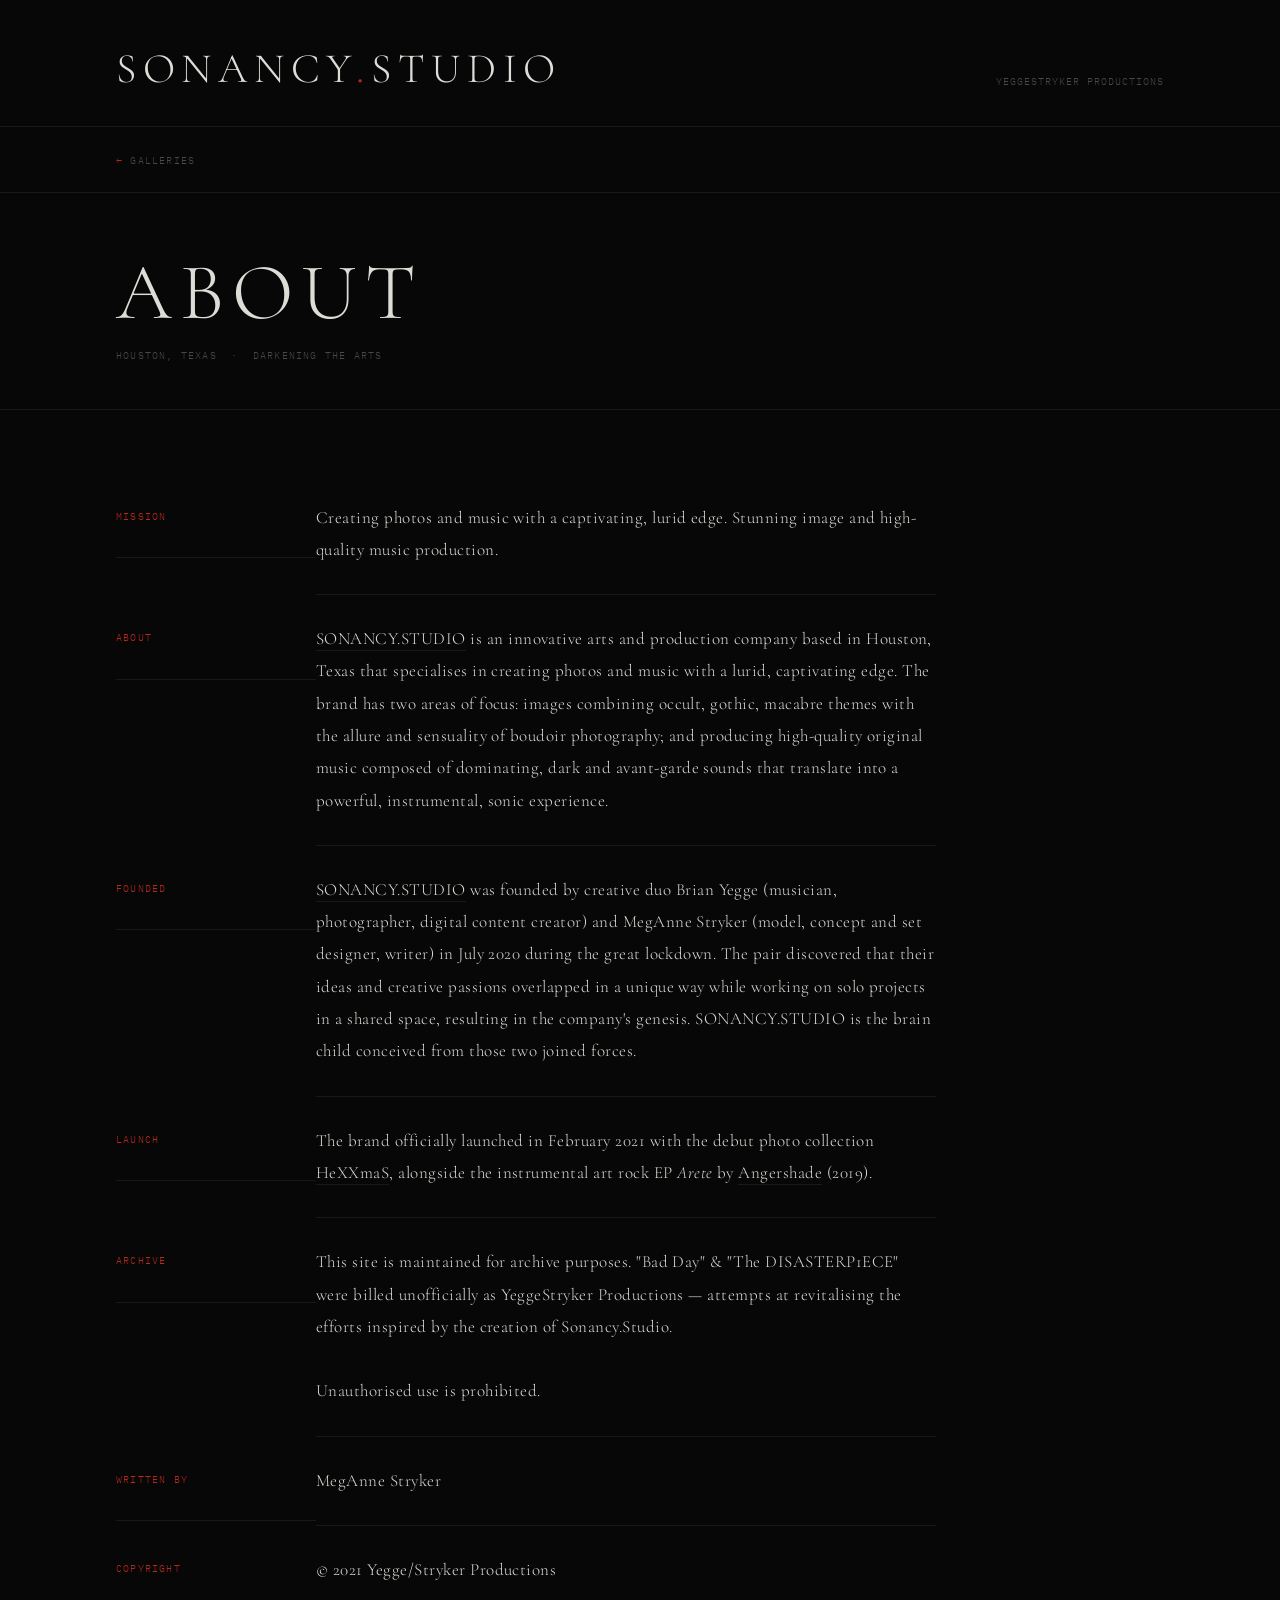
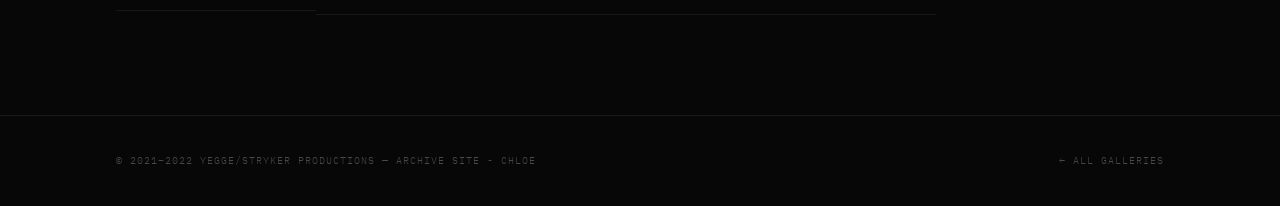
<file: about.html>
<!DOCTYPE html>
<html lang="en">
<head>
	<link rel="stylesheet" href="style.css">
    <meta charset="UTF-8">
    <meta name="viewport" content="width=device-width, initial-scale=1.0">

    <title>BAD DAY | Sonancy.Studio - YeggeStryker</title>
    <meta name="title" content="BAD DAY | Sonancy.studio - YeghgeStryker">
    <meta name="description" content="Darkening The Arts”>
	<meta name="keywords" content="sonancystudio, angershade, darkeningthearts, yeggestryker, strykeryegge, strykersonancystudio, yeggesonancystudio, editsbyyegge, musicbyangershade, adeptyegge, yeggehexed, metalqueenmeganne, magickofmegggnesss, witchqueenstryker, strykermeganne, yeggebrian, modelstryker, megggnesss, witchart, gothart, MegAnne Stryker, Brian Yegge">
    <meta name="robots" content="index, follow">
    <link rel="canonical" href="https://www.sonancy.studio”>

    <meta property="og:type" content="website">
    <meta property="og:url" content="https://sonancy.studio”>
    <meta property="og:title" content="BAD DAY | Sonancy.Studio - YeggeStryker">
    <meta property="og:description" content="Darkening the Arts”>
    <meta property="og:image" content="https”://sonancy.studio”>

    <meta property="twitter:card" content="summary_large_image">
    <meta property="twitter:url" content="https://www.sonancy.studio”>
    <meta property="twitter:title" content="BAD DAY | Sonancy.Studio - YeggeStyrker”>
    <meta property="twitter:description" content="Darkening The Arts.”>
    <meta property="twitter:image" content="">

<!-- Google tag (gtag.js) -->
<script async src="https://www.googletagmanager.com/gtag/js?id=G-4WM94N1TWK"></script>
<script>
  window.dataLayer = window.dataLayer || [];
  function gtag(){dataLayer.push(arguments);}
  gtag('js', new Date());

  gtag('config', 'G-4WM94N1TWK');
</script>
</head>
<body>

  <!-- ─── Header ─────────────────────────────────────────── -->
  <header class="site-header">
    <div class="container">
      <a href="index.html" class="site-logo">
        Sonancy<span class="dot">.</span>Studio
      </a>
      <div class="site-meta">
        YeggeStryker Productions
      </div>
    </div>
  </header>

  <!-- ─── Back Nav ───────────────────────────────────────── -->
  <div class="back-nav">
    <div class="container">
      <a class="back-link" href="index.html">Galleries</a>
    </div>
  </div>

  <!-- ─── Page Title ─────────────────────────────────────── -->
  <div class="page-title-block">
    <div class="container">
      <h1 class="page-title fade-up delay-1">About</h1>
      <p class="page-subtitle fade-up delay-2">
        Houston, Texas &nbsp;·&nbsp; Darkening the Arts
      </p>
    </div>
  </div>

  <!-- ─── About Content ──────────────────────────────────── -->
  <main>
    <div class="container">
      <div class="about-grid fade-up delay-2">

        <div class="about-row-key">Mission</div>
        <div class="about-row-val">
          Creating photos and music with a captivating, lurid edge.
          Stunning image and high-quality music production.
        </div>

        <div class="about-row-key">About</div>
        <div class="about-row-val">
          <a href="https://sonancy.studio">SONANCY.STUDIO</a> is an innovative arts and
          production company based in Houston, Texas that specialises in creating photos
          and music with a lurid, captivating edge. The brand has two areas of focus:
          images combining occult, gothic, macabre themes with the allure and sensuality
          of boudoir photography; and producing high-quality original music composed of
          dominating, dark and avant-garde sounds that translate into a powerful,
          instrumental, sonic experience.
        </div>

        <div class="about-row-key">Founded</div>
        <div class="about-row-val">
          <a href="https://sonancy.studio">SONANCY.STUDIO</a> was founded by creative duo
          Brian Yegge (musician, photographer, digital content creator) and MegAnne Stryker
          (model, concept and set designer, writer) in July 2020 during the great lockdown.
          The pair discovered that their ideas and creative passions overlapped in a unique
          way while working on solo projects in a shared space, resulting in the company's
          genesis. SONANCY.STUDIO is the brain child conceived from those two joined forces.
        </div>

        <div class="about-row-key">Launch</div>
        <div class="about-row-val">
          The brand officially launched in February 2021 with the debut photo collection
          <a href="hexxmas.html">HeXXmaS</a>, alongside the instrumental art rock EP
          <em>Arete</em> by <a href="https://angershade.com">Angershade</a> (2019).
        </div>

        <div class="about-row-key">Archive</div>
        <div class="about-row-val">
          This site is maintained for archive purposes.
          "Bad Day" &amp; "The DISASTERP1ECE" were billed unofficially as YeggeStryker
          Productions — attempts at revitalising the efforts inspired by the creation of
          Sonancy.Studio.
          <br><br>
          Unauthorised use is prohibited.
        </div>

        <div class="about-row-key">Written by</div>
        <div class="about-row-val">MegAnne Stryker</div>

        <div class="about-row-key">Copyright</div>
        <div class="about-row-val">© 2021 Yegge/Stryker Productions</div>

      </div>
    </div>
  </main>

  <!-- ─── Footer ─────────────────────────────────────────── -->
  <footer class="site-footer">
    <div class="container">
      <div class="footer-inner">
        <span>© 2021–2022 Yegge/Stryker Productions — Archive Site - <a href="https://chloe.yegge.com">CHLOE</a></span>
        <a class="footer-link" href="index.html">← All Galleries</a>
      </div>
    </div>
  </footer>

</body>
</html>
</file>
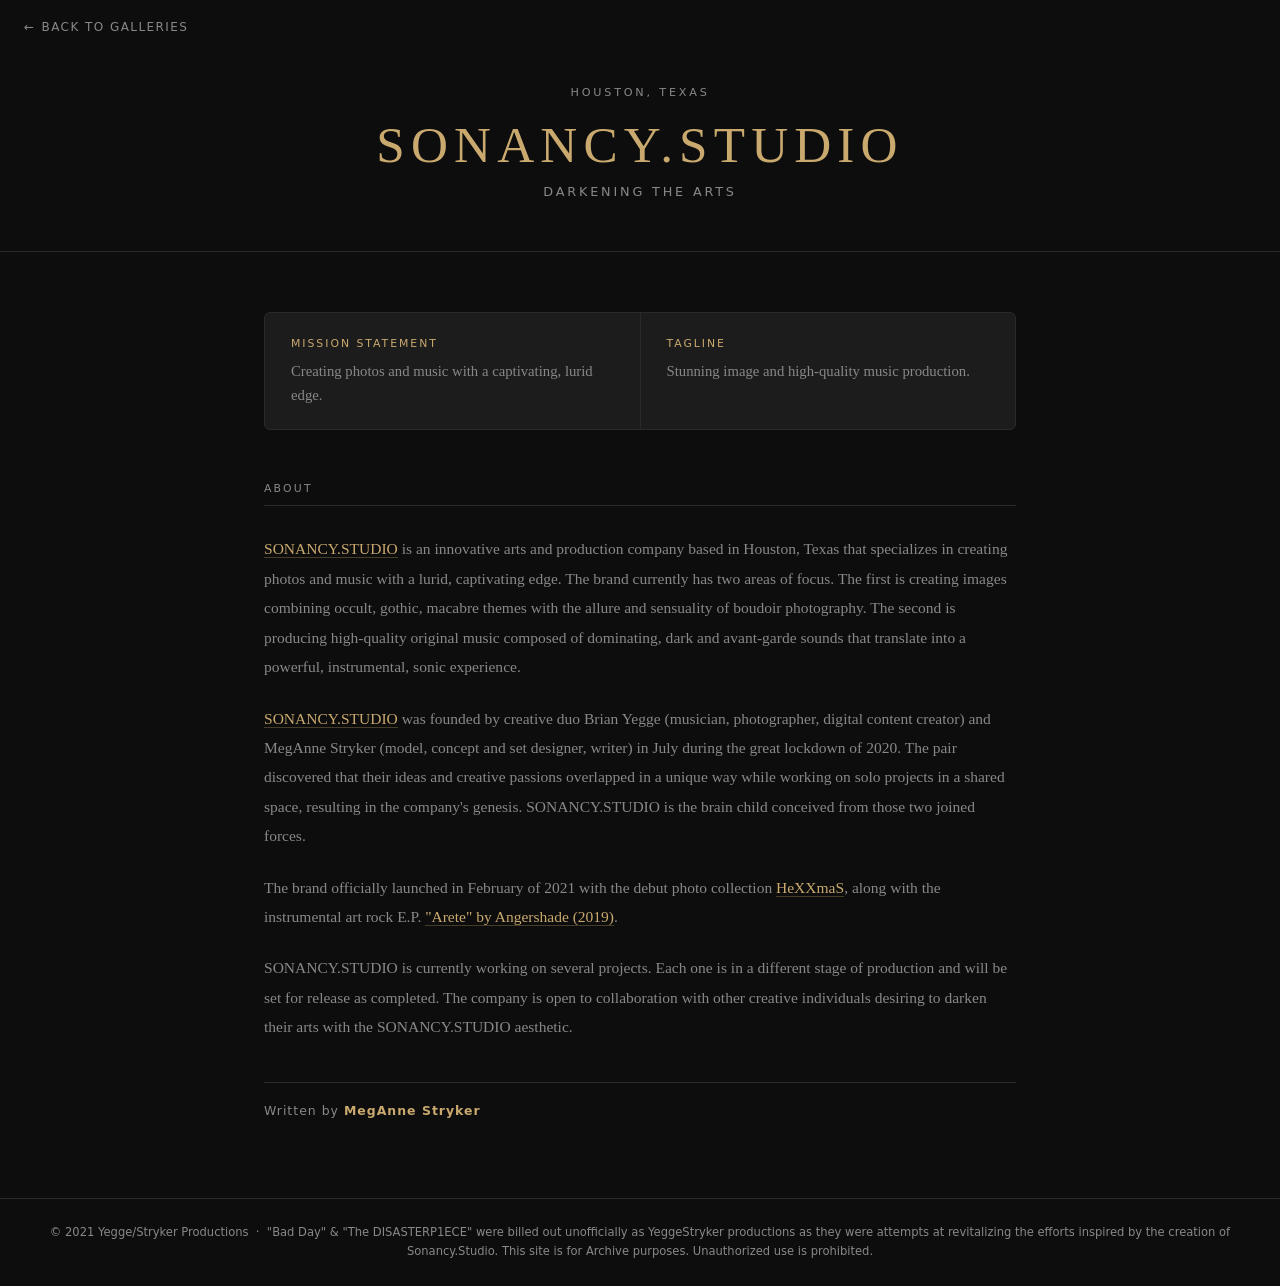
<file: .github/workflows/about.html>
<!DOCTYPE html>
<html lang="en">
<head>
<!-- Google Tag Manager -->
<script>(function(w,d,s,l,i){w[l]=w[l]||[];w[l].push({'gtm.start':
new Date().getTime(),event:'gtm.js'});var f=d.getElementsByTagName(s)[0],
j=d.createElement(s),dl=l!='dataLayer'?'&l='+l:'';j.async=true;j.src=
'https://www.googletagmanager.com/gtm.js?id='+i+dl;f.parentNode.insertBefore(j,f);
})(window,document,'script','dataLayer','GTM-NT8RVFVT');</script>
<!-- End Google Tag Manager -->
  <meta charset="UTF-8" />
  <meta name="viewport" content="width=device-width, initial-scale=1.0" />
  <title>About — Sonancy.Studio</title>
  <meta name="description" content="About SONANCY.STUDIO — an innovative arts and production company based in Houston, Texas, specializing in photography and music with a lurid, captivating edge." />
  <meta name="keywords" content="sonancystudio, angershade, darkeningthearts, yeggestryker, strykeryegge, strykersonancystudio, yeggesonancystudio, editsbyyegge, musicbyangershade, adeptyegge, yeggehexed, metalqueenmeganne, magickofmegggnesss, witchqueenstryker, strykermeganne, yeggebrian, modelstryker, megggnesss, witchart, gothart" />
  <meta name="author" content="Brian Yegge & MegAnne Stryker" />
  <meta name="robots"          content="index, follow" />
  <meta name="googlebot"       content="index, follow" />
  <meta name="bingbot"         content="index, follow" />
  <meta name="GPTBot"          content="index, follow" />
  <meta name="ClaudeBot"       content="index, follow" />
  <meta name="Google-Extended" content="index, follow" />
  <meta name="PerplexityBot"   content="index, follow" />
  <meta name="cohere-ai"       content="index, follow" />
  <meta name="CCBot"           content="index, follow" />
  <!-- Open Graph -->
  <meta property="og:type"        content="website" />
  <meta property="og:title"       content="About — Sonancy.Studio" />
  <meta property="og:description" content="SONANCY.STUDIO — an innovative arts and production company based in Houston, Texas. Darkening The Arts." />
  <meta property="og:image"       content="https://hexxmas.sonancy.studio/full-logo.png" />
  <meta property="og:url"         content="https://sonancy.studio/about.html" />
  <!-- Twitter Card -->
  <meta name="twitter:card"        content="summary_large_image" />
  <meta name="twitter:title"       content="About — Sonancy.Studio" />
  <meta name="twitter:description" content="SONANCY.STUDIO — Darkening The Arts. Houston, Texas." />
  <meta name="twitter:image"       content="https://hexxmas.sonancy.studio/full-logo.png" />

  <style>
    :root {
      --bg:         #0d0d0d;
      --surface:    #161616;
      --card:       #1c1c1c;
      --border:     #2a2a2a;
      --text:       #e0e0e0;
      --text-muted: #888;
      --accent:     #c9a96e;
      --radius:     6px;
      --font:       'Georgia', serif;
      --font-ui:    system-ui, sans-serif;
    }

    *, *::before, *::after { box-sizing: border-box; margin: 0; padding: 0; }
    html { scroll-behavior: smooth; }

    body {
      background: var(--bg);
      color: var(--text);
      font-family: var(--font);
      min-height: 100vh;
      display: flex;
      flex-direction: column;
      -webkit-user-select: none;
      user-select: none;
    }

    /* ─── BACK LINK ─── */
    .back-link {
      display: inline-flex;
      align-items: center;
      gap: 6px;
      padding: 20px 24px;
      font-family: var(--font-ui);
      font-size: .75rem;
      letter-spacing: .12em;
      text-transform: uppercase;
      color: var(--text-muted);
      text-decoration: none;
      transition: color .2s;
    }
    .back-link::before { content: '←'; }
    .back-link:hover { color: var(--accent); }

    /* ─── HEADER ─── */
    header {
      text-align: center;
      padding: 32px 24px 52px;
      border-bottom: 1px solid var(--border);
    }
    .eyebrow {
      font-family: var(--font-ui);
      font-size: .7rem;
      letter-spacing: .25em;
      text-transform: uppercase;
      color: var(--text-muted);
      margin-bottom: 16px;
    }
    header h1 {
      font-size: clamp(2rem, 5vw, 3.2rem);
      letter-spacing: .12em;
      text-transform: uppercase;
      color: var(--accent);
      font-weight: normal;
    }
    .slogan {
      margin-top: 10px;
      font-family: var(--font-ui);
      font-size: .8rem;
      letter-spacing: .22em;
      text-transform: uppercase;
      color: var(--text-muted);
    }

    /* ─── MAIN ─── */
    main {
      flex: 1;
      max-width: 800px;
      width: 100%;
      margin: 0 auto;
      padding: 60px 24px 80px;
    }

    /* ─── MISSION BLOCK ─── */
    .mission-block {
      display: grid;
      grid-template-columns: 1fr 1fr;
      gap: 1px;
      background: var(--border);
      border: 1px solid var(--border);
      border-radius: var(--radius);
      overflow: hidden;
      margin-bottom: 52px;
    }
    .mission-item {
      background: var(--card);
      padding: 22px 26px;
    }
    .mission-item .label {
      font-family: var(--font-ui);
      font-size: .68rem;
      letter-spacing: .18em;
      text-transform: uppercase;
      color: var(--accent);
      margin-bottom: 8px;
    }
    .mission-item p {
      font-family: var(--font);
      font-size: .92rem;
      color: var(--text-muted);
      line-height: 1.6;
    }
    @media (max-width: 560px) {
      .mission-block { grid-template-columns: 1fr; }
    }

    /* ─── DIVIDER LABEL ─── */
    .section-label {
      font-family: var(--font-ui);
      font-size: .68rem;
      letter-spacing: .2em;
      text-transform: uppercase;
      color: var(--text-muted);
      margin-bottom: 28px;
      padding-bottom: 10px;
      border-bottom: 1px solid var(--border);
    }

    /* ─── BODY COPY ─── */
    .about-body p {
      font-size: .97rem;
      line-height: 1.9;
      color: var(--text-muted);
      margin-bottom: 1.4em;
    }
    .about-body a {
      color: var(--accent);
      text-decoration: none;
      border-bottom: 1px solid rgba(201,169,110,.3);
      transition: border-color .2s;
    }
    .about-body a:hover { border-bottom-color: var(--accent); }

    /* ─── WRITTEN BY ─── */
    .written-by {
      margin-top: 40px;
      padding-top: 20px;
      border-top: 1px solid var(--border);
      font-family: var(--font-ui);
      font-size: .78rem;
      color: var(--text-muted);
      letter-spacing: .08em;
    }
    .written-by span {
      color: var(--accent);
      font-weight: 600;
    }

    /* ─── FOOTER ─── */
    footer {
      text-align: center;
      padding: 24px;
      font-family: var(--font-ui);
      font-size: .72rem;
      color: var(--text-muted);
      border-top: 1px solid var(--border);
      line-height: 1.7;
    }
  </style>
</head>
<body oncontextmenu="return false;">
<!-- Google Tag Manager (noscript) -->
<noscript><iframe src="https://www.googletagmanager.com/ns.html?id=GTM-NT8RVFVT"
height="0" width="0" style="display:none;visibility:hidden"></iframe></noscript>
<!-- End Google Tag Manager (noscript) -->
  <a class="back-link" href="index.html">Back to Galleries</a>

  <header>
    <p class="eyebrow">Houston, Texas</p>
    <h1>Sonancy.Studio</h1>
    <p class="slogan">Darkening The Arts</p>
  </header>

  <main>

    <!-- Mission / Tagline block -->
    <div class="mission-block">
      <div class="mission-item">
        <p class="label">Mission Statement</p>
        <p>Creating photos and music with a captivating, lurid edge.</p>
      </div>
      <div class="mission-item">
        <p class="label">Tagline</p>
        <p>Stunning image and high-quality music production.</p>
      </div>
    </div>

    <p class="section-label">About</p>

    <div class="about-body">

      <p><a href="http://sonancy.studio/">SONANCY.STUDIO</a> is an innovative arts and production company based in Houston, Texas that specializes in creating photos and music with a lurid, captivating edge. The brand currently has two areas of focus. The first is creating images combining occult, gothic, macabre themes with the allure and sensuality of boudoir photography. The second is producing high-quality original music composed of dominating, dark and avant-garde sounds that translate into a powerful, instrumental, sonic experience.</p>

      <p><a href="http://sonancy.studio/">SONANCY.STUDIO</a> was founded by creative duo Brian Yegge (musician, photographer, digital content creator) and MegAnne Stryker (model, concept and set designer, writer) in July during the great lockdown of 2020. The pair discovered that their ideas and creative passions overlapped in a unique way while working on solo projects in a shared space, resulting in the company's genesis. SONANCY.STUDIO is the brain child conceived from those two joined forces.</p>

      <p>The brand officially launched in February of 2021 with the debut photo collection <a href="hexxmas.html">HeXXmaS</a>, along with the instrumental art rock E.P. <a href="https://angershade.com" target="_blank" rel="noopener">"Arete" by Angershade (2019)</a>.</p>

      <p>SONANCY.STUDIO is currently working on several projects. Each one is in a different stage of production and will be set for release as completed. The company is open to collaboration with other creative individuals desiring to darken their arts with the SONANCY.STUDIO aesthetic.</p>

      <div class="written-by">Written by <span>MegAnne Stryker</span></div>

    </div>

  </main>

  <footer>
    © 2021 Yegge/Stryker Productions &nbsp;·&nbsp;
    "Bad Day" &amp; "The DISASTERP1ECE" were billed out unofficially as YeggeStryker productions
    as they were attempts at revitalizing the efforts inspired by the creation of Sonancy.Studio.
    This site is for Archive purposes. Unauthorized use is prohibited.
  </footer>

  <script>
    document.addEventListener('dragstart', e => e.preventDefault());
    document.addEventListener('selectstart', e => e.preventDefault());
  </script>
</body>
</html>
</file>
<file: style.css>
@import url('https://fonts.googleapis.com/css2?family=Cormorant+Garamond:ital,wght@0,300;0,400;0,600;1,300;1,400&family=IBM+Plex+Mono:wght@300;400&display=swap');

*, *::before, *::after {
  box-sizing: border-box;
  margin: 0;
  padding: 0;
}

:root {
  --bg:           #070707;
  --surface:      #0d0d0d;
  --border:       rgba(255, 255, 255, 0.07);
  --border-soft:  rgba(255, 255, 255, 0.04);
  --text:         #dddcd6;
  --muted:        #484848;
  --accent:       #b52a1d;
  --font-display: 'Cormorant Garamond', Georgia, serif;
  --font-mono:    'IBM Plex Mono', 'Courier New', monospace;
}

html {
  scroll-behavior: smooth;
}

body {
  background-color: var(--bg);
  color: var(--text);
  font-family: var(--font-mono);
  font-weight: 300;
  font-size: 12px;
  letter-spacing: 0.04em;
  line-height: 1.75;
  -webkit-font-smoothing: antialiased;
  -moz-osx-font-smoothing: grayscale;
  min-height: 100vh;
}

a {
  color: inherit;
  text-decoration: none;
  transition: color 0.2s;
}

a:hover { color: #fff; }

img {
  display: block;
  max-width: 100%;
}

/* ─── Layout ────────────────────────────────────────────────── */

.container {
  max-width: 1120px;
  margin: 0 auto;
  padding: 0 36px;
}

@media (max-width: 600px) {
  .container { padding: 0 20px; }
}

/* ─── Site Header ───────────────────────────────────────────── */

.site-header {
  padding: 48px 0 36px;
  border-bottom: 1px solid var(--border);
}

.site-header .container {
  display: flex;
  align-items: flex-end;
  justify-content: space-between;
  gap: 24px;
  flex-wrap: wrap;
}

.site-logo {
  font-family: var(--font-display);
  font-size: clamp(26px, 4vw, 42px);
  font-weight: 300;
  letter-spacing: 0.16em;
  line-height: 1;
  text-transform: uppercase;
}

.site-logo .dot {
  color: var(--accent);
}

.site-meta {
  font-size: 10px;
  color: var(--muted);
  letter-spacing: 0.1em;
  text-transform: uppercase;
  text-align: right;
  line-height: 1.6;
}

/* ─── Back Navigation ───────────────────────────────────────── */

.back-nav {
  padding: 22px 0;
  border-bottom: 1px solid var(--border);
}

.back-link {
  font-size: 10px;
  text-transform: uppercase;
  letter-spacing: 0.12em;
  color: var(--muted);
}

.back-link::before {
  content: '← ';
  color: var(--accent);
}

.back-link:hover { color: var(--text); }

/* ─── Page Title ────────────────────────────────────────────── */

.page-title-block {
  padding: 60px 0 44px;
  border-bottom: 1px solid var(--border);
  margin-bottom: 0;
}

.page-title {
  font-family: var(--font-display);
  font-size: clamp(38px, 7vw, 80px);
  font-weight: 300;
  letter-spacing: 0.1em;
  line-height: 1;
  text-transform: uppercase;
}

.page-subtitle {
  margin-top: 14px;
  font-size: 10px;
  color: var(--muted);
  letter-spacing: 0.12em;
  text-transform: uppercase;
}

/* ─── Tabs ───────────────────────────────────────────────────── */

.tab-nav {
  display: flex;
  border-bottom: 1px solid var(--border);
}

.tab-btn {
  background: none;
  border: none;
  border-bottom: 1px solid transparent;
  color: var(--muted);
  cursor: pointer;
  font-family: var(--font-mono);
  font-size: 10px;
  font-weight: 300;
  letter-spacing: 0.12em;
  margin-bottom: -1px;
  padding: 18px 28px;
  text-transform: uppercase;
  transition: color 0.2s, border-color 0.2s;
}

.tab-btn:hover { color: var(--text); }

.tab-btn.active {
  border-bottom-color: var(--accent);
  color: var(--text);
}

.tab-content {
  padding: 48px 0 96px;
}

.tab-panel { display: none; }
.tab-panel.active { display: block; }

/* ─── Photo Grid ─────────────────────────────────────────────── */

.photo-grid {
  display: grid;
  grid-template-columns: repeat(3, 1fr);
  gap: 3px;
  background: var(--surface);
}

@media (max-width: 700px) {
  .photo-grid { grid-template-columns: repeat(2, 1fr); }
}

@media (max-width: 420px) {
  .photo-grid { grid-template-columns: 1fr; }
}

.grid-item {
  aspect-ratio: 2 / 3;
  width: 100%;
  height: 100%;
  object-fit: cover;
  cursor: pointer;
  filter: brightness(0.88) saturate(0.8);
  transition: filter 0.4s ease, transform 0.4s ease;
  background: var(--surface);
}

.grid-item:hover {
  filter: brightness(1.0) saturate(1.0);
  transform: scale(1.025);
  position: relative;
  z-index: 1;
}

/* ─── Lightbox ───────────────────────────────────────────────── */

.lightbox {
  display: none;
  position: fixed;
  inset: 0;
  background: rgba(4, 4, 4, 0.97);
  z-index: 900;
  align-items: center;
  justify-content: center;
}

.lightbox.open {
  display: flex;
}

.lb-img {
  max-width: 88vw;
  max-height: 88vh;
  object-fit: contain;
  display: block;
}

.lb-close,
.lb-prev,
.lb-next {
  position: fixed;
  background: none;
  border: none;
  color: var(--muted);
  cursor: pointer;
  font-family: var(--font-mono);
  font-size: 18px;
  padding: 20px;
  transition: color 0.2s;
  line-height: 1;
}

.lb-close:hover,
.lb-prev:hover,
.lb-next:hover { color: #fff; }

.lb-close { top: 20px; right: 28px; font-size: 20px; }
.lb-prev  { left: 20px; top: 50%; transform: translateY(-50%); }
.lb-next  { right: 20px; top: 50%; transform: translateY(-50%); }

.lb-counter {
  position: fixed;
  bottom: 28px;
  left: 50%;
  transform: translateX(-50%);
  font-size: 10px;
  letter-spacing: 0.12em;
  color: var(--muted);
  text-transform: uppercase;
}

/* ─── Video Section ──────────────────────────────────────────── */

.video-section {
  display: flex;
  flex-direction: column;
  gap: 64px;
}

.video-item {}

.video-eyebrow {
  font-size: 10px;
  text-transform: uppercase;
  letter-spacing: 0.14em;
  color: var(--accent);
  margin-bottom: 10px;
}

.video-item-title {
  font-family: var(--font-display);
  font-size: 24px;
  font-weight: 300;
  letter-spacing: 0.05em;
  margin-bottom: 16px;
  color: var(--text);
}

.video-wrapper {
  position: relative;
  padding-bottom: 56.25%; /* 16:9 */
  height: 0;
  overflow: hidden;
  background: var(--surface);
  border: 1px solid var(--border);
}

.video-wrapper iframe {
  position: absolute;
  inset: 0;
  width: 100%;
  height: 100%;
  border: 0;
}

.video-placeholder {
  position: absolute;
  inset: 0;
  display: flex;
  flex-direction: column;
  align-items: center;
  justify-content: center;
  gap: 10px;
  color: var(--muted);
  font-size: 11px;
  letter-spacing: 0.1em;
  text-transform: uppercase;
  pointer-events: none;
}

.video-placeholder .ph-icon {
  width: 40px;
  height: 40px;
  border: 1px solid var(--muted);
  border-radius: 50%;
  display: flex;
  align-items: center;
  justify-content: center;
  font-size: 14px;
  color: var(--muted);
}

/* ─── Credits Tab ────────────────────────────────────────────── */

.credits-content {
  max-width: 680px;
}

.credits-block {
  padding: 36px 0;
  border-bottom: 1px solid var(--border-soft);
}

.credits-block:last-child {
  border-bottom: none;
}

.credits-label {
  font-size: 10px;
  text-transform: uppercase;
  letter-spacing: 0.14em;
  color: var(--accent);
  margin-bottom: 16px;
}

.credits-body {
  font-family: var(--font-display);
  font-size: 17px;
  font-weight: 300;
  line-height: 1.85;
  color: var(--text);
}

.credits-table {
  display: grid;
  grid-template-columns: 180px 1fr;
  gap: 0;
  font-size: 12px;
}

.credits-table .ct-row {
  display: contents;
}

.credits-table .ct-role,
.credits-table .ct-name {
  padding: 10px 0;
  border-bottom: 1px solid var(--border-soft);
}

.credits-table .ct-role {
  color: var(--muted);
  text-transform: uppercase;
  letter-spacing: 0.06em;
  padding-right: 16px;
}

/* ─── Gallery Index (Homepage) ───────────────────────────────── */

.gallery-index {
  display: grid;
  grid-template-columns: repeat(3, 1fr);
  gap: 1px;
  background: var(--border);
  margin: 60px 0;
}

@media (max-width: 800px) {
  .gallery-index {
    grid-template-columns: 1fr;
  }
}

.gallery-card {
  display: block;
  background: var(--bg);
  position: relative;
  overflow: hidden;
  aspect-ratio: 2 / 3;
}

.gallery-card-img {
  width: 100%;
  height: 100%;
  object-fit: cover;
  filter: brightness(0.45) saturate(0.65);
  transition: filter 0.6s ease, transform 0.6s ease;
}

.gallery-card:hover .gallery-card-img {
  filter: brightness(0.65) saturate(0.9);
  transform: scale(1.05);
}

.gallery-card-overlay {
  position: absolute;
  inset: 0;
  background: linear-gradient(
    to top,
    rgba(5, 5, 5, 0.95) 0%,
    rgba(5, 5, 5, 0.4) 40%,
    transparent 100%
  );
  display: flex;
  flex-direction: column;
  justify-content: flex-end;
  padding: 28px;
}

.gallery-card-num {
  font-size: 10px;
  letter-spacing: 0.14em;
  color: var(--accent);
  text-transform: uppercase;
  margin-bottom: 8px;
}

.gallery-card-title {
  font-family: var(--font-display);
  font-size: clamp(22px, 2.4vw, 30px);
  font-weight: 300;
  letter-spacing: 0.12em;
  text-transform: uppercase;
  line-height: 1;
  color: var(--text);
}

.gallery-card-meta {
  margin-top: 8px;
  font-size: 10px;
  color: var(--muted);
  letter-spacing: 0.06em;
  line-height: 1.6;
}

.gallery-card-arrow {
  display: inline-block;
  margin-top: 16px;
  font-size: 10px;
  letter-spacing: 0.12em;
  color: var(--muted);
  text-transform: uppercase;
  transition: color 0.2s, transform 0.2s;
}

.gallery-card:hover .gallery-card-arrow {
  color: var(--text);
  transform: translateX(4px);
}

/* ─── About Page ─────────────────────────────────────────────── */

.about-grid {
  display: grid;
  grid-template-columns: 200px 1fr;
  max-width: 820px;
  padding: 64px 0 100px;
}

@media (max-width: 640px) {
  .about-grid { grid-template-columns: 1fr; }
}

.about-row-key {
  font-size: 10px;
  text-transform: uppercase;
  letter-spacing: 0.12em;
  color: var(--accent);
  padding: 32px 32px 32px 0;
  border-bottom: 1px solid var(--border);
  align-self: start;
  padding-top: 34px;
}

.about-row-val {
  font-family: var(--font-display);
  font-size: 17px;
  font-weight: 300;
  line-height: 1.9;
  padding: 28px 0;
  border-bottom: 1px solid var(--border);
  color: var(--text);
}

.about-row-val a {
  border-bottom: 1px solid var(--border);
  padding-bottom: 1px;
}

.about-row-val a:hover {
  border-bottom-color: var(--text);
}

/* ─── Footer ─────────────────────────────────────────────────── */

.site-footer {
  border-top: 1px solid var(--border);
  padding: 36px 0;
}

.footer-inner {
  display: flex;
  justify-content: space-between;
  align-items: center;
  gap: 16px;
  flex-wrap: wrap;
  font-size: 10px;
  text-transform: uppercase;
  letter-spacing: 0.1em;
  color: var(--muted);
}

.footer-link {
  color: var(--muted);
}

.footer-link:hover { color: var(--text); }

/* ─── Animations ─────────────────────────────────────────────── */

@keyframes fadeUp {
  from { opacity: 0; transform: translateY(14px); }
  to   { opacity: 1; transform: translateY(0); }
}

.fade-up {
  opacity: 0;
  animation: fadeUp 0.7s ease forwards;
}

.delay-1 { animation-delay: 0.08s; }
.delay-2 { animation-delay: 0.18s; }
.delay-3 { animation-delay: 0.28s; }
.delay-4 { animation-delay: 0.38s; }
.delay-5 { animation-delay: 0.48s; }
</file>
